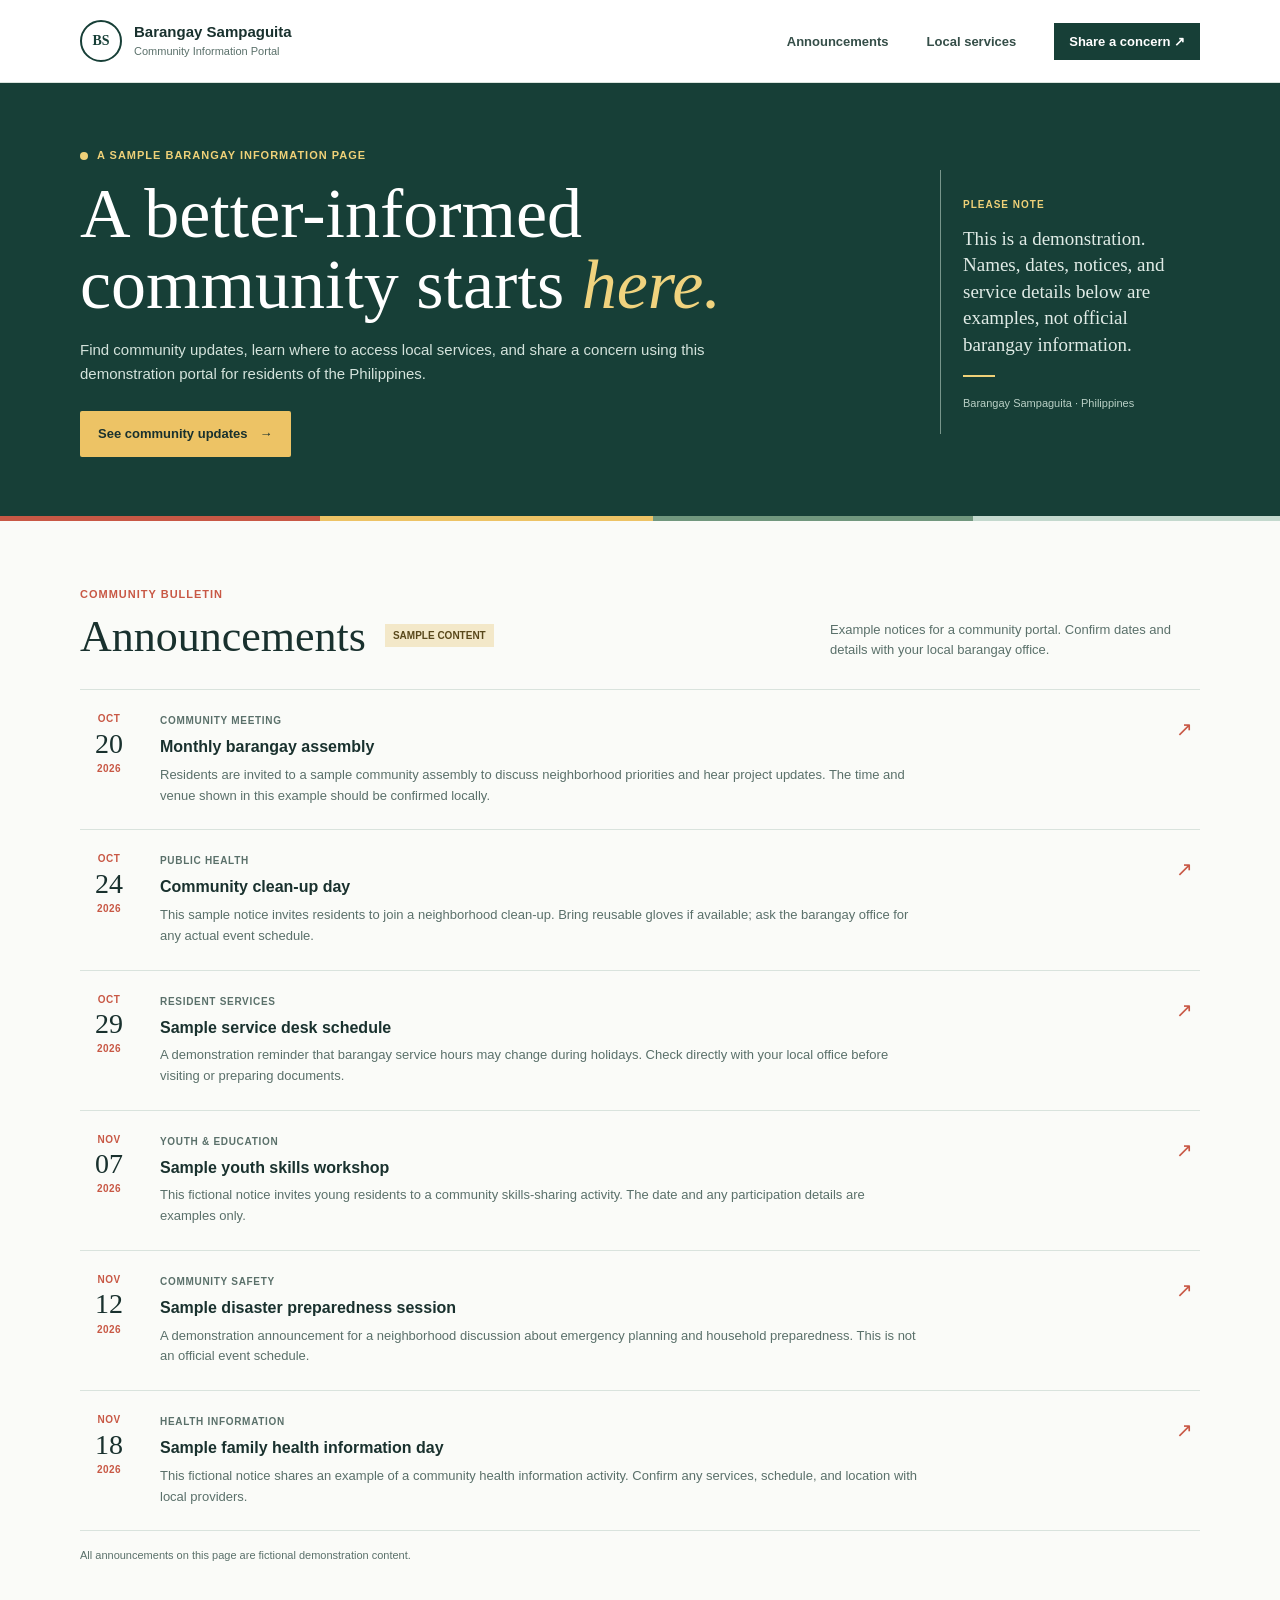
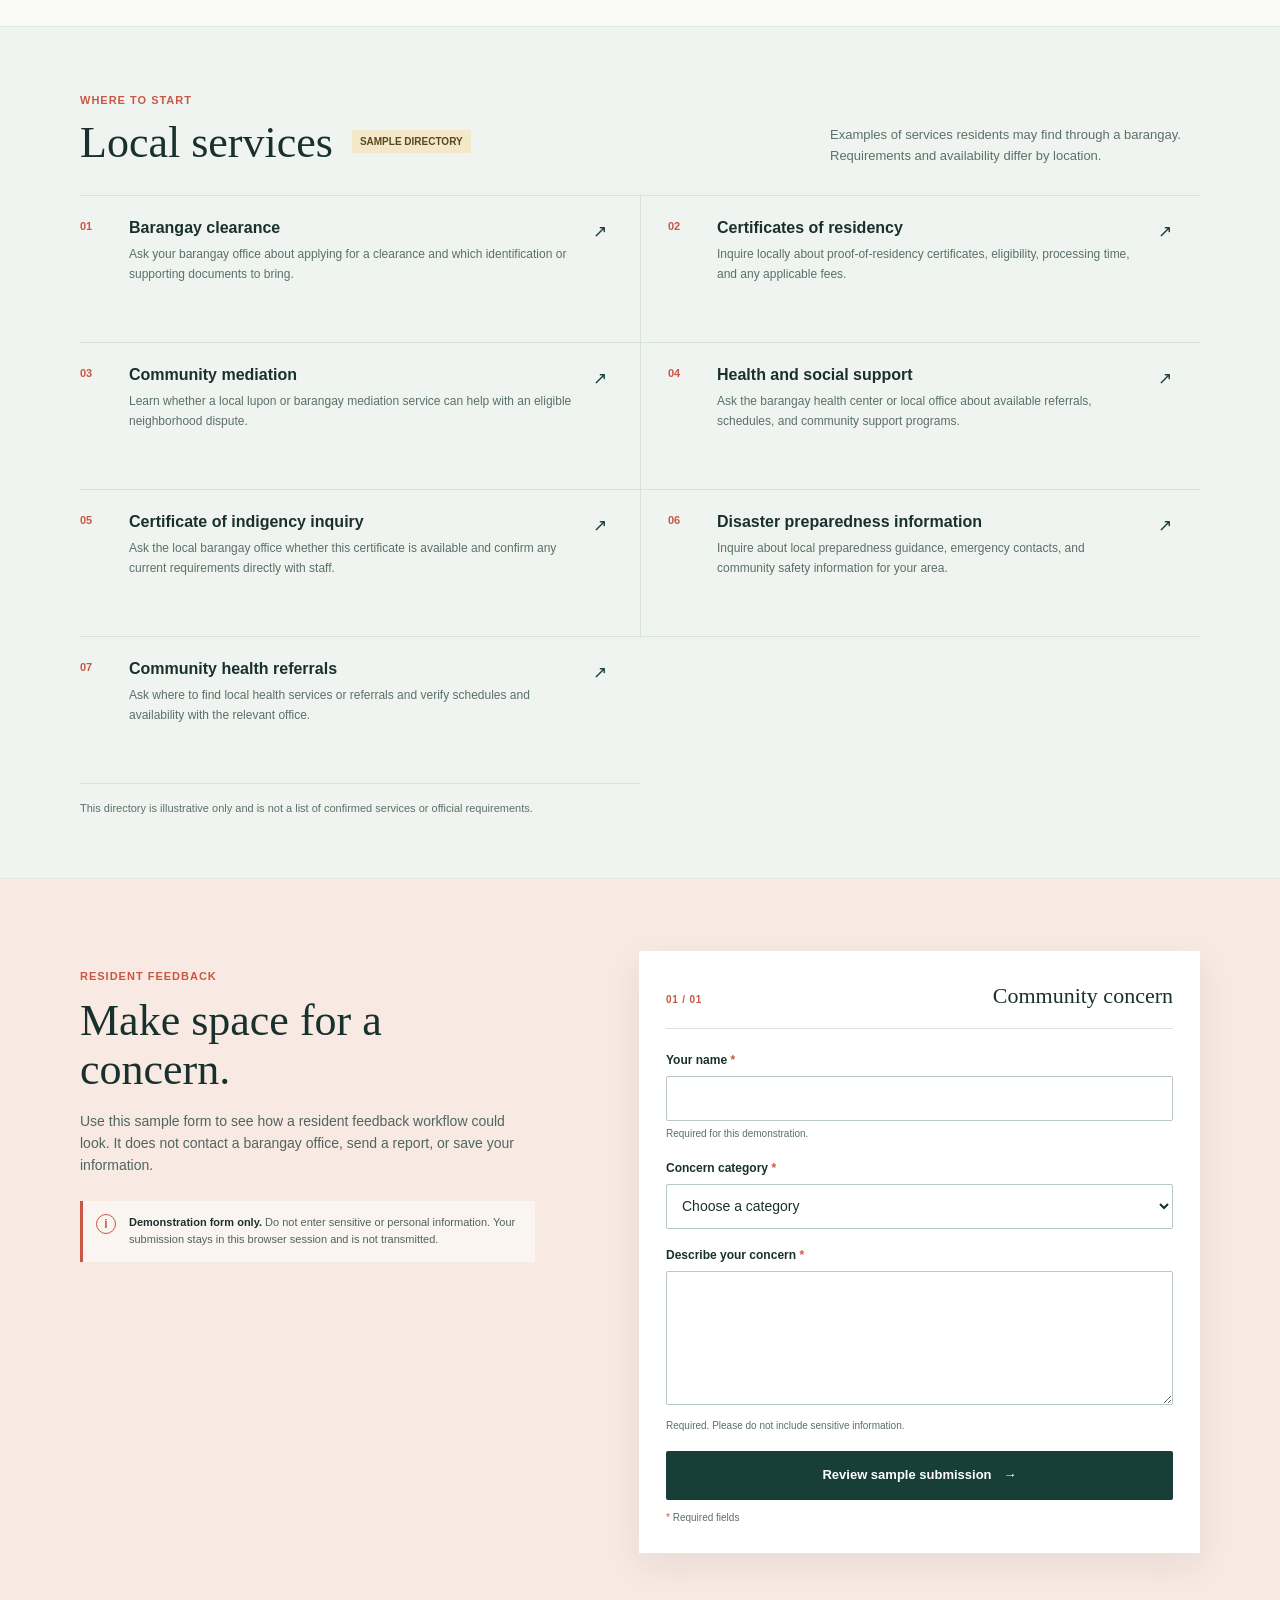
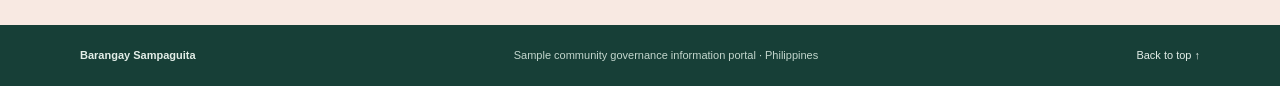
<file: saguid_lab4/index.html>
<!DOCTYPE html>
<html lang="en">
<head>
  <meta charset="UTF-8">
  <meta name="viewport" content="width=device-width, initial-scale=1">
  <meta name="theme-color" content="#173f37">
  <meta name="description" content="A sample community information portal for barangay announcements, local services, and resident concerns.">
  <title>Barangay Sampaguita | Community Information</title>
  <link rel="stylesheet" href="style.css">
  <script src="script.js" defer></script>
</head>
<body>
  <a class="skip-link" href="#main-content">Skip to main content</a>

  <header class="site-header">
    <div class="container header-inner">
      <a class="brand" href="#home" aria-label="Barangay Sampaguita home">
        <span class="brand-seal" aria-hidden="true">BS</span>
        <span class="brand-text"><strong>Barangay Sampaguita</strong><span>Community Information Portal</span></span>
      </a>
      <nav aria-label="Main navigation">
        <ul class="nav-list">
          <li><a href="#announcements">Announcements</a></li>
          <li><a href="#services">Local services</a></li>
          <li><a class="nav-action" href="#concerns">Share a concern <span aria-hidden="true">&#8599;</span></a></li>
        </ul>
      </nav>
    </div>
  </header>

  <main id="main-content">
    <section class="hero" id="home" aria-labelledby="page-title">
      <div class="container hero-inner">
        <div class="hero-copy">
          <p class="eyebrow"><span class="status-dot" aria-hidden="true"></span> A sample barangay information page</p>
          <h1 id="page-title">A better-informed community starts <em>here.</em></h1>
          <p class="hero-description">Find community updates, learn where to access local services, and share a concern using this demonstration portal for residents of the Philippines.</p>
          <a class="button button-light" href="#announcements">See community updates <span aria-hidden="true">&#8594;</span></a>
        </div>
        <aside class="hero-note" aria-label="Portal notice">
          <span class="note-kicker">PLEASE NOTE</span>
          <p>This is a demonstration. Names, dates, notices, and service details below are examples, not official barangay information.</p>
          <span class="note-rule" aria-hidden="true"></span>
          <span class="note-place">Barangay Sampaguita · Philippines</span>
        </aside>
      </div>
      <div class="hero-line" aria-hidden="true"></div>
    </section>

    <section class="content-section announcements" id="announcements" aria-labelledby="announcements-title">
      <div class="container">
        <div class="section-heading">
          <div>
            <p class="eyebrow">Community bulletin</p>
            <h2 id="announcements-title">Announcements <span class="sample-tag">Sample content</span></h2>
          </div>
          <p class="section-intro">Example notices for a community portal. Confirm dates and details with your local barangay office.</p>
        </div>

        <div class="announcement-list">
          <article class="announcement">
            <time class="announcement-date" datetime="2026-10-20"><span>OCT</span><strong>20</strong><span>2026</span></time>
            <div class="announcement-body">
              <p class="announcement-category">COMMUNITY MEETING</p>
              <h3>Monthly barangay assembly</h3>
              <p>Residents are invited to a sample community assembly to discuss neighborhood priorities and hear project updates. The time and venue shown in this example should be confirmed locally.</p>
            </div>
            <span class="announcement-arrow" aria-hidden="true">&#8599;</span>
          </article>
          <article class="announcement">
            <time class="announcement-date" datetime="2026-10-24"><span>OCT</span><strong>24</strong><span>2026</span></time>
            <div class="announcement-body">
              <p class="announcement-category">PUBLIC HEALTH</p>
              <h3>Community clean-up day</h3>
              <p>This sample notice invites residents to join a neighborhood clean-up. Bring reusable gloves if available; ask the barangay office for any actual event schedule.</p>
            </div>
            <span class="announcement-arrow" aria-hidden="true">&#8599;</span>
          </article>
          <article class="announcement">
            <time class="announcement-date" datetime="2026-10-29"><span>OCT</span><strong>29</strong><span>2026</span></time>
            <div class="announcement-body">
              <p class="announcement-category">RESIDENT SERVICES</p>
              <h3>Sample service desk schedule</h3>
              <p>A demonstration reminder that barangay service hours may change during holidays. Check directly with your local office before visiting or preparing documents.</p>
            </div>
            <span class="announcement-arrow" aria-hidden="true">&#8599;</span>
          </article>
          <article class="announcement">
            <time class="announcement-date" datetime="2026-11-07"><span>NOV</span><strong>07</strong><span>2026</span></time>
            <div class="announcement-body">
              <p class="announcement-category">YOUTH &amp; EDUCATION</p>
              <h3>Sample youth skills workshop</h3>
              <p>This fictional notice invites young residents to a community skills-sharing activity. The date and any participation details are examples only.</p>
            </div>
            <span class="announcement-arrow" aria-hidden="true">&#8599;</span>
          </article>
          <article class="announcement">
            <time class="announcement-date" datetime="2026-11-12"><span>NOV</span><strong>12</strong><span>2026</span></time>
            <div class="announcement-body">
              <p class="announcement-category">COMMUNITY SAFETY</p>
              <h3>Sample disaster preparedness session</h3>
              <p>A demonstration announcement for a neighborhood discussion about emergency planning and household preparedness. This is not an official event schedule.</p>
            </div>
            <span class="announcement-arrow" aria-hidden="true">&#8599;</span>
          </article>
          <article class="announcement">
            <time class="announcement-date" datetime="2026-11-18"><span>NOV</span><strong>18</strong><span>2026</span></time>
            <div class="announcement-body">
              <p class="announcement-category">HEALTH INFORMATION</p>
              <h3>Sample family health information day</h3>
              <p>This fictional notice shares an example of a community health information activity. Confirm any services, schedule, and location with local providers.</p>
            </div>
            <span class="announcement-arrow" aria-hidden="true">&#8599;</span>
          </article>
        </div>
        <p class="content-disclaimer">All announcements on this page are fictional demonstration content.</p>
      </div>
    </section>

    <section class="content-section services-section" id="services" aria-labelledby="services-title">
      <div class="container">
        <div class="section-heading">
          <div>
            <p class="eyebrow">Where to start</p>
            <h2 id="services-title">Local services <span class="sample-tag">Sample directory</span></h2>
          </div>
          <p class="section-intro">Examples of services residents may find through a barangay. Requirements and availability differ by location.</p>
        </div>

        <ul class="service-grid">
          <li class="service-item">
            <span class="service-number" aria-hidden="true">01</span>
            <div><h3>Barangay clearance</h3><p>Ask your barangay office about applying for a clearance and which identification or supporting documents to bring.</p></div>
            <span class="service-symbol" aria-hidden="true">&#8599;</span>
          </li>
          <li class="service-item">
            <span class="service-number" aria-hidden="true">02</span>
            <div><h3>Certificates of residency</h3><p>Inquire locally about proof-of-residency certificates, eligibility, processing time, and any applicable fees.</p></div>
            <span class="service-symbol" aria-hidden="true">&#8599;</span>
          </li>
          <li class="service-item">
            <span class="service-number" aria-hidden="true">03</span>
            <div><h3>Community mediation</h3><p>Learn whether a local lupon or barangay mediation service can help with an eligible neighborhood dispute.</p></div>
            <span class="service-symbol" aria-hidden="true">&#8599;</span>
          </li>
          <li class="service-item">
            <span class="service-number" aria-hidden="true">04</span>
            <div><h3>Health and social support</h3><p>Ask the barangay health center or local office about available referrals, schedules, and community support programs.</p></div>
            <span class="service-symbol" aria-hidden="true">&#8599;</span>
          </li>
          <li class="service-item">
            <span class="service-number" aria-hidden="true">05</span>
            <div><h3>Certificate of indigency inquiry</h3><p>Ask the local barangay office whether this certificate is available and confirm any current requirements directly with staff.</p></div>
            <span class="service-symbol" aria-hidden="true">&#8599;</span>
          </li>
          <li class="service-item">
            <span class="service-number" aria-hidden="true">06</span>
            <div><h3>Disaster preparedness information</h3><p>Inquire about local preparedness guidance, emergency contacts, and community safety information for your area.</p></div>
            <span class="service-symbol" aria-hidden="true">&#8599;</span>
          </li>
          <li class="service-item">
            <span class="service-number" aria-hidden="true">07</span>
            <div><h3>Community health referrals</h3><p>Ask where to find local health services or referrals and verify schedules and availability with the relevant office.</p></div>
            <span class="service-symbol" aria-hidden="true">&#8599;</span>
          </li>
        </ul>
        <p class="content-disclaimer">This directory is illustrative only and is not a list of confirmed services or official requirements.</p>
      </div>
    </section>

    <section class="concern-section" id="concerns" aria-labelledby="concerns-title">
      <div class="container concern-layout">
        <div class="concern-copy">
          <p class="eyebrow">Resident feedback</p>
          <h2 id="concerns-title">Make space for a concern.</h2>
          <p>Use this sample form to see how a resident feedback workflow could look. It does not contact a barangay office, send a report, or save your information.</p>
          <div class="privacy-note"><span aria-hidden="true">i</span><p><strong>Demonstration form only.</strong> Do not enter sensitive or personal information. Your submission stays in this browser session and is not transmitted.</p></div>
        </div>

        <form class="concern-form" id="concern-form" novalidate>
          <div class="form-heading"><span>01 / 01</span><p>Community concern</p></div>
          <div class="form-field">
            <label for="resident-name">Your name <span aria-hidden="true">*</span></label>
            <input id="resident-name" name="residentName" type="text" autocomplete="name" required maxlength="100" aria-describedby="name-hint">
            <p class="field-hint" id="name-hint">Required for this demonstration.</p>
          </div>
          <div class="form-field">
            <label for="concern-category">Concern category <span aria-hidden="true">*</span></label>
            <select id="concern-category" name="category" required>
              <option value="">Choose a category</option>
              <option value="roads">Roads and drainage</option>
              <option value="waste">Waste and cleanliness</option>
              <option value="safety">Community safety</option>
              <option value="health">Health and social services</option>
              <option value="other">Other</option>
            </select>
          </div>
          <div class="form-field">
            <label for="concern-description">Describe your concern <span aria-hidden="true">*</span></label>
            <textarea id="concern-description" name="description" rows="5" required maxlength="1000" aria-describedby="description-hint"></textarea>
            <p class="field-hint" id="description-hint">Required. Please do not include sensitive information.</p>
          </div>
          <button class="button button-submit" type="submit">Review sample submission <span aria-hidden="true">&#8594;</span></button>
          <p class="form-required-note"><span aria-hidden="true">*</span> Required fields</p>
          <p class="form-message" id="form-message" role="status" aria-live="polite" tabindex="-1" hidden></p>
        </form>
      </div>
    </section>
  </main>

  <footer class="site-footer">
    <div class="container footer-inner">
      <a class="footer-brand" href="#home">Barangay Sampaguita</a>
      <p>Sample community governance information portal · Philippines</p>
      <a href="#main-content">Back to top &#8593;</a>
    </div>
  </footer>
</body>
</html>
</file>
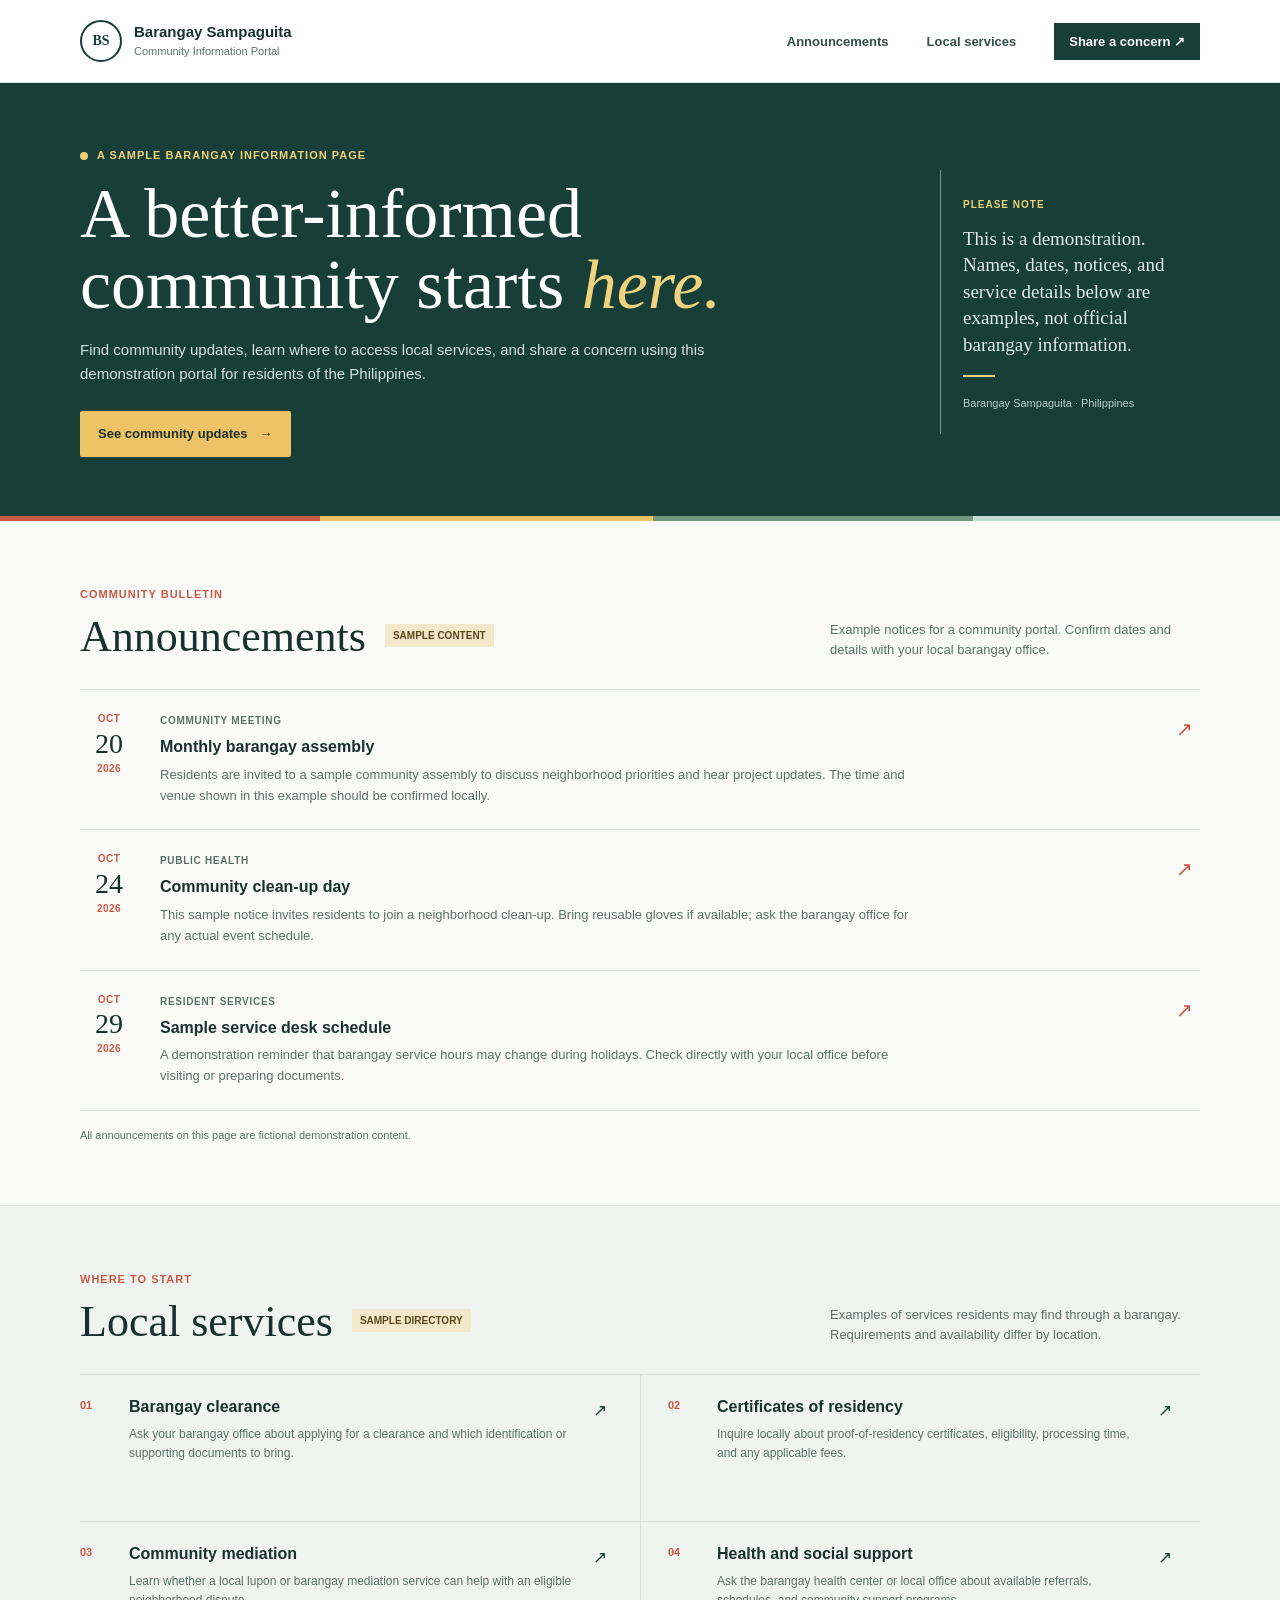
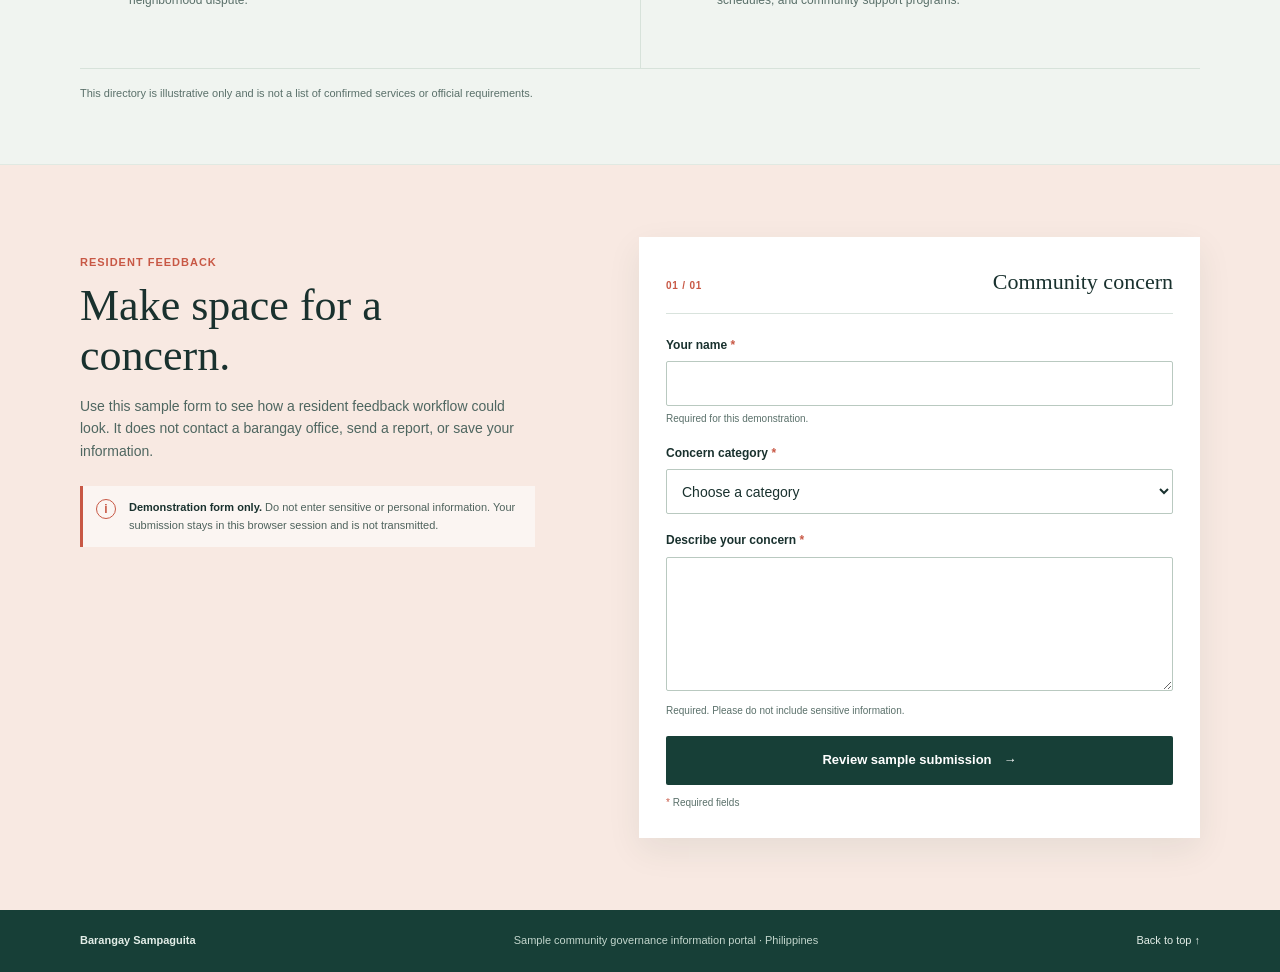
<file: saguid_lab4/task3/index.html>
<!DOCTYPE html>
<html lang="en">
<head>
  <meta charset="UTF-8">
  <meta name="viewport" content="width=device-width, initial-scale=1">
  <meta name="theme-color" content="#173f37">
  <meta name="description" content="A sample community information portal for barangay announcements, local services, and resident concerns.">
  <title>Barangay Sampaguita | Community Information</title>
  <link rel="stylesheet" href="style.css">
  <script src="script.js" defer></script>
</head>
<body>
  <a class="skip-link" href="#main-content">Skip to main content</a>

  <header class="site-header">
    <div class="container header-inner">
      <a class="brand" href="#home" aria-label="Barangay Sampaguita home">
        <span class="brand-seal" aria-hidden="true">BS</span>
        <span class="brand-text"><strong>Barangay Sampaguita</strong><span>Community Information Portal</span></span>
      </a>
      <nav aria-label="Main navigation">
        <ul class="nav-list">
          <li><a href="#announcements">Announcements</a></li>
          <li><a href="#services">Local services</a></li>
          <li><a class="nav-action" href="#concerns">Share a concern <span aria-hidden="true">&#8599;</span></a></li>
        </ul>
      </nav>
    </div>
  </header>

  <main id="main-content">
    <section class="hero" id="home" aria-labelledby="page-title">
      <div class="container hero-inner">
        <div class="hero-copy">
          <p class="eyebrow"><span class="status-dot" aria-hidden="true"></span> A sample barangay information page</p>
          <h1 id="page-title">A better-informed community starts <em>here.</em></h1>
          <p class="hero-description">Find community updates, learn where to access local services, and share a concern using this demonstration portal for residents of the Philippines.</p>
          <a class="button button-light" href="#announcements">See community updates <span aria-hidden="true">&#8594;</span></a>
        </div>
        <aside class="hero-note" aria-label="Portal notice">
          <span class="note-kicker">PLEASE NOTE</span>
          <p>This is a demonstration. Names, dates, notices, and service details below are examples, not official barangay information.</p>
          <span class="note-rule" aria-hidden="true"></span>
          <span class="note-place">Barangay Sampaguita · Philippines</span>
        </aside>
      </div>
      <div class="hero-line" aria-hidden="true"></div>
    </section>

    <section class="content-section announcements" id="announcements" aria-labelledby="announcements-title">
      <div class="container">
        <div class="section-heading">
          <div>
            <p class="eyebrow">Community bulletin</p>
            <h2 id="announcements-title">Announcements <span class="sample-tag">Sample content</span></h2>
          </div>
          <p class="section-intro">Example notices for a community portal. Confirm dates and details with your local barangay office.</p>
        </div>

        <div class="announcement-list">
          <article class="announcement">
            <time class="announcement-date" datetime="2026-10-20"><span>OCT</span><strong>20</strong><span>2026</span></time>
            <div class="announcement-body">
              <p class="announcement-category">COMMUNITY MEETING</p>
              <h3>Monthly barangay assembly</h3>
              <p>Residents are invited to a sample community assembly to discuss neighborhood priorities and hear project updates. The time and venue shown in this example should be confirmed locally.</p>
            </div>
            <span class="announcement-arrow" aria-hidden="true">&#8599;</span>
          </article>
          <article class="announcement">
            <time class="announcement-date" datetime="2026-10-24"><span>OCT</span><strong>24</strong><span>2026</span></time>
            <div class="announcement-body">
              <p class="announcement-category">PUBLIC HEALTH</p>
              <h3>Community clean-up day</h3>
              <p>This sample notice invites residents to join a neighborhood clean-up. Bring reusable gloves if available; ask the barangay office for any actual event schedule.</p>
            </div>
            <span class="announcement-arrow" aria-hidden="true">&#8599;</span>
          </article>
          <article class="announcement">
            <time class="announcement-date" datetime="2026-10-29"><span>OCT</span><strong>29</strong><span>2026</span></time>
            <div class="announcement-body">
              <p class="announcement-category">RESIDENT SERVICES</p>
              <h3>Sample service desk schedule</h3>
              <p>A demonstration reminder that barangay service hours may change during holidays. Check directly with your local office before visiting or preparing documents.</p>
            </div>
            <span class="announcement-arrow" aria-hidden="true">&#8599;</span>
          </article>
        </div>
        <p class="content-disclaimer">All announcements on this page are fictional demonstration content.</p>
      </div>
    </section>

    <section class="content-section services-section" id="services" aria-labelledby="services-title">
      <div class="container">
        <div class="section-heading">
          <div>
            <p class="eyebrow">Where to start</p>
            <h2 id="services-title">Local services <span class="sample-tag">Sample directory</span></h2>
          </div>
          <p class="section-intro">Examples of services residents may find through a barangay. Requirements and availability differ by location.</p>
        </div>

        <ul class="service-grid">
          <li class="service-item">
            <span class="service-number" aria-hidden="true">01</span>
            <div><h3>Barangay clearance</h3><p>Ask your barangay office about applying for a clearance and which identification or supporting documents to bring.</p></div>
            <span class="service-symbol" aria-hidden="true">&#8599;</span>
          </li>
          <li class="service-item">
            <span class="service-number" aria-hidden="true">02</span>
            <div><h3>Certificates of residency</h3><p>Inquire locally about proof-of-residency certificates, eligibility, processing time, and any applicable fees.</p></div>
            <span class="service-symbol" aria-hidden="true">&#8599;</span>
          </li>
          <li class="service-item">
            <span class="service-number" aria-hidden="true">03</span>
            <div><h3>Community mediation</h3><p>Learn whether a local lupon or barangay mediation service can help with an eligible neighborhood dispute.</p></div>
            <span class="service-symbol" aria-hidden="true">&#8599;</span>
          </li>
          <li class="service-item">
            <span class="service-number" aria-hidden="true">04</span>
            <div><h3>Health and social support</h3><p>Ask the barangay health center or local office about available referrals, schedules, and community support programs.</p></div>
            <span class="service-symbol" aria-hidden="true">&#8599;</span>
          </li>
        </ul>
        <p class="content-disclaimer">This directory is illustrative only and is not a list of confirmed services or official requirements.</p>
      </div>
    </section>

    <section class="concern-section" id="concerns" aria-labelledby="concerns-title">
      <div class="container concern-layout">
        <div class="concern-copy">
          <p class="eyebrow">Resident feedback</p>
          <h2 id="concerns-title">Make space for a concern.</h2>
          <p>Use this sample form to see how a resident feedback workflow could look. It does not contact a barangay office, send a report, or save your information.</p>
          <div class="privacy-note"><span aria-hidden="true">i</span><p><strong>Demonstration form only.</strong> Do not enter sensitive or personal information. Your submission stays in this browser session and is not transmitted.</p></div>
        </div>

        <form class="concern-form" id="concern-form" novalidate>
          <div class="form-heading"><span>01 / 01</span><p>Community concern</p></div>
          <div class="form-field">
            <label for="resident-name">Your name <span aria-hidden="true">*</span></label>
            <input id="resident-name" name="residentName" type="text" autocomplete="name" required maxlength="100" aria-describedby="name-hint">
            <p class="field-hint" id="name-hint">Required for this demonstration.</p>
          </div>
          <div class="form-field">
            <label for="concern-category">Concern category <span aria-hidden="true">*</span></label>
            <select id="concern-category" name="category" required>
              <option value="">Choose a category</option>
              <option value="roads">Roads and drainage</option>
              <option value="waste">Waste and cleanliness</option>
              <option value="safety">Community safety</option>
              <option value="health">Health and social services</option>
              <option value="other">Other</option>
            </select>
          </div>
          <div class="form-field">
            <label for="concern-description">Describe your concern <span aria-hidden="true">*</span></label>
            <textarea id="concern-description" name="description" rows="5" required maxlength="1000" aria-describedby="description-hint"></textarea>
            <p class="field-hint" id="description-hint">Required. Please do not include sensitive information.</p>
          </div>
          <button class="button button-submit" type="submit">Review sample submission <span aria-hidden="true">&#8594;</span></button>
          <p class="form-required-note"><span aria-hidden="true">*</span> Required fields</p>
          <p class="form-message" id="form-message" role="status" aria-live="polite" tabindex="-1" hidden></p>
        </form>
      </div>
    </section>
  </main>

  <footer class="site-footer">
    <div class="container footer-inner">
      <a class="footer-brand" href="#home">Barangay Sampaguita</a>
      <p>Sample community governance information portal · Philippines</p>
      <a href="#main-content">Back to top &#8593;</a>
    </div>
  </footer>
</body>
</html>
</file>
<file: saguid_lab4/style.css>
:root {
  color-scheme: light;
  --ink: #19312e;
  --muted: #5a706a;
  --green: #173f37;
  --green-light: #e7f0eb;
  --coral: #c85845;
  --yellow: #edc365;
  --paper: #fafbf8;
  --white: #fff;
  --line: #d9e3dd;
  --focus: #b24734;
  --font-body: "Trebuchet MS", "Segoe UI", sans-serif;
  --font-display: Georgia, "Times New Roman", serif;
}

* { box-sizing: border-box; }

html { scroll-behavior: smooth; }

body {
  margin: 0;
  background: var(--paper);
  color: var(--ink);
  font-family: var(--font-body);
  font-size: 16px;
  line-height: 1.6;
}

a { color: inherit; }
button, input, select, textarea { font: inherit; }
button, a, input, select, textarea { -webkit-tap-highlight-color: transparent; }

:focus-visible {
  outline: 3px solid var(--focus);
  outline-offset: 3px;
}

.container { width: min(1120px, calc(100% - 48px)); margin-inline: auto; }

.skip-link {
  position: absolute;
  z-index: 5;
  top: 8px;
  left: 8px;
  padding: 10px 14px;
  transform: translateY(-150%);
  background: var(--white);
  color: var(--green);
}

.skip-link:focus { transform: translateY(0); }

.site-header { background: var(--white); border-bottom: 1px solid var(--line); }

.header-inner {
  min-height: 82px;
  display: flex;
  align-items: center;
  justify-content: space-between;
  gap: 24px;
}

.brand { display: flex; align-items: center; gap: 12px; text-decoration: none; }
.brand-seal {
  width: 42px;
  height: 42px;
  display: grid;
  place-items: center;
  border: 2px solid var(--green);
  border-radius: 50%;
  color: var(--green);
  font-family: var(--font-display);
  font-size: 14px;
  font-weight: 700;
}
.brand-text { display: grid; line-height: 1.25; }
.brand-text strong { font-size: 15px; }
.brand-text span { margin-top: 3px; color: var(--muted); font-size: 11px; }

.nav-list { display: flex; align-items: center; gap: clamp(18px, 3vw, 38px); margin: 0; padding: 0; list-style: none; }
.nav-list a { color: #354e48; font-size: 13px; font-weight: 700; text-decoration: none; }
.nav-list a:hover { color: var(--coral); }
.nav-list .nav-action { padding: 11px 15px; background: var(--green); color: var(--white); }
.nav-list .nav-action:hover { background: #285b4e; color: var(--white); }

.hero { position: relative; overflow: hidden; background: var(--green); color: var(--white); }
.hero-inner { min-height: 390px; display: grid; grid-template-columns: minmax(0, 1fr) 260px; align-items: center; gap: 72px; padding-block: 64px; }
.hero-copy { max-width: 670px; }
.eyebrow { margin: 0 0 13px; color: var(--coral); font-size: 11px; font-weight: 700; letter-spacing: 1px; text-transform: uppercase; }
.hero .eyebrow { display: flex; align-items: center; gap: 9px; color: #efd178; }
.status-dot { width: 8px; height: 8px; flex: 0 0 auto; border-radius: 50%; background: #efd178; }
h1, h2, h3, p { margin-top: 0; }
h1 { max-width: 680px; margin-bottom: 18px; font-family: var(--font-display); font-size: clamp(42px, 6vw, 70px); font-weight: 500; letter-spacing: 0; line-height: 1.02; }
h1 em { color: #f0d37e; font-weight: 500; }
.hero-description { max-width: 630px; margin-bottom: 25px; color: #d4e3dc; font-size: 15px; }
.button { min-height: 46px; display: inline-flex; align-items: center; justify-content: center; gap: 12px; padding: 0 17px; border: 1px solid transparent; border-radius: 2px; cursor: pointer; font-size: 13px; font-weight: 700; text-decoration: none; transition: background 160ms ease, color 160ms ease; }
.button-light { background: var(--yellow); color: var(--ink); }
.button-light:hover { background: #f5d47e; }
.hero-note { align-self: center; padding: 20px 0 20px 22px; border-left: 1px solid #78968b; }
.note-kicker { color: #efd178; font-size: 10px; font-weight: 700; letter-spacing: 1px; }
.hero-note p { margin: 10px 0 16px; color: #e0ebe6; font-family: var(--font-display); font-size: 19px; line-height: 1.4; }
.note-rule { display: block; width: 32px; height: 2px; margin-bottom: 12px; background: #efd178; }
.note-place { color: #bad0c6; font-size: 11px; }
.hero-line { position: absolute; right: 0; bottom: 0; left: 0; height: 5px; background: linear-gradient(90deg, var(--coral) 0 25%, var(--yellow) 25% 51%, #71977e 51% 76%, #c4d9ce 76%); }

.content-section { padding: 65px 0 61px; }
.section-heading { display: flex; align-items: end; justify-content: space-between; gap: 28px; margin-bottom: 28px; }
.section-heading .eyebrow { margin-bottom: 8px; }
h2 { margin-bottom: 0; font-family: var(--font-display); font-size: clamp(32px, 4vw, 44px); font-weight: 500; letter-spacing: 0; line-height: 1.12; }
.section-intro { max-width: 370px; margin: 0; color: var(--muted); font-size: 13px; }
.sample-tag { display: inline-block; margin-left: 8px; padding: 4px 8px; transform: translateY(-5px); background: #f3e8c9; color: #59481b; font-family: var(--font-body); font-size: 10px; font-weight: 700; letter-spacing: 0; line-height: 1.5; text-transform: uppercase; vertical-align: middle; }

.announcement-list { border-top: 1px solid var(--line); }
.announcement { display: grid; grid-template-columns: 58px minmax(0, 1fr) 24px; align-items: start; gap: 22px; padding: 23px 0; border-bottom: 1px solid var(--line); }
.announcement-date { display: grid; justify-items: center; color: var(--coral); line-height: 1.15; }
.announcement-date span { font-size: 10px; font-weight: 700; letter-spacing: 0.5px; }
.announcement-date strong { margin: 3px 0; color: var(--ink); font-family: var(--font-display); font-size: 28px; font-weight: 500; }
.announcement-body { max-width: 760px; }
.announcement-category { margin-bottom: 5px; color: var(--muted); font-size: 10px; font-weight: 700; letter-spacing: 0.7px; }
.announcement h3, .service-item h3 { margin-bottom: 5px; font-size: 16px; font-weight: 700; }
.announcement-body > p:last-child { margin-bottom: 0; color: var(--muted); font-size: 13px; }
.announcement-arrow { color: var(--coral); font-size: 20px; }
.content-disclaimer { margin: 16px 0 0; color: var(--muted); font-size: 11px; }

.services-section { background: #f0f4f0; border-block: 1px solid #e0e9e2; }
.service-grid { display: grid; grid-template-columns: repeat(2, minmax(0, 1fr)); margin: 0; padding: 0; border-top: 1px solid #d7e2da; list-style: none; }
.service-item { min-height: 147px; display: grid; grid-template-columns: 34px minmax(0, 1fr) 20px; align-items: start; gap: 15px; padding: 22px 22px 20px 0; border-bottom: 1px solid #d7e2da; }
.service-item:nth-child(odd) { padding-right: 27px; }
.service-item:nth-child(even) { padding-left: 27px; border-left: 1px solid #d7e2da; }
.service-number { color: var(--coral); font-size: 11px; font-weight: 700; }
.service-item h3 { margin-top: -3px; }
.service-item p { margin-bottom: 0; color: var(--muted); font-size: 12px; }
.service-symbol { color: var(--green); font-size: 17px; }

.concern-section { padding: 72px 0; background: #f8e9e2; }
.concern-layout { display: grid; grid-template-columns: minmax(0, 0.9fr) minmax(360px, 1.1fr); align-items: start; gap: clamp(44px, 8vw, 100px); }
.concern-copy { padding-top: 17px; }
.concern-copy .eyebrow { margin-bottom: 10px; }
.concern-copy h2 { max-width: 430px; margin-bottom: 15px; }
.concern-copy > p:not(.eyebrow) { max-width: 440px; margin-bottom: 24px; color: #4e6660; font-size: 14px; }
.privacy-note { display: grid; grid-template-columns: 23px 1fr; gap: 10px; max-width: 455px; padding: 13px; border-left: 3px solid var(--coral); background: rgba(255, 255, 255, 0.55); }
.privacy-note > span { width: 20px; height: 20px; display: grid; place-items: center; border: 1px solid var(--coral); border-radius: 50%; color: var(--coral); font-size: 12px; font-weight: 700; }
.privacy-note p { margin: 0; color: #4e625c; font-size: 11px; }
.privacy-note strong { color: var(--ink); }

.concern-form { padding: 27px; background: var(--white); box-shadow: 0 12px 32px rgba(31, 64, 53, 0.08); }
.form-heading { display: flex; align-items: baseline; justify-content: space-between; gap: 14px; margin-bottom: 22px; padding-bottom: 14px; border-bottom: 1px solid var(--line); }
.form-heading span { color: var(--coral); font-size: 10px; font-weight: 700; letter-spacing: 0.8px; }
.form-heading p { margin: 0; font-family: var(--font-display); font-size: 22px; }
.form-field { margin-bottom: 17px; }
.form-field label { display: block; margin-bottom: 6px; color: var(--ink); font-size: 12px; font-weight: 700; }
.form-field label span, .form-required-note span { color: var(--coral); }
.form-field input, .form-field select, .form-field textarea { width: 100%; min-height: 45px; padding: 10px 11px; border: 1px solid #b9c9c0; border-radius: 2px; background: #fff; color: var(--ink); font-size: 14px; }
.form-field textarea { min-height: 120px; resize: vertical; }
.form-field input:focus-visible, .form-field select:focus-visible, .form-field textarea:focus-visible { outline-color: var(--focus); }
.field-hint { margin: 5px 0 0; color: var(--muted); font-size: 10px; }
.button-submit { width: 100%; min-height: 49px; background: var(--green); color: var(--white); }
.button-submit:hover { background: #285b4e; }
.form-required-note { margin: 10px 0 0; color: var(--muted); font-size: 10px; }
.form-message { margin: 16px 0 0; padding: 12px 14px; border-left: 3px solid var(--green); background: var(--green-light); color: var(--ink); font-size: 12px; }
.form-message.error { border-left-color: var(--coral); background: #fff0ec; }

.site-footer { padding: 22px 0; background: var(--green); color: #e3eee8; }
.footer-inner { display: flex; align-items: center; justify-content: space-between; gap: 18px; }
.footer-inner p { margin: 0; color: #c3d6cd; font-size: 11px; }
.footer-inner a { color: inherit; font-size: 11px; text-decoration: none; }
.footer-inner a:hover { text-decoration: underline; }
.footer-brand { font-weight: 700; }

@media (max-width: 760px) {
  .container { width: min(100% - 36px, 580px); }
  .header-inner { min-height: 74px; flex-wrap: wrap; padding-block: 12px; }
  .nav-list { gap: 12px 18px; }
  .nav-list a { font-size: 12px; }
  .hero-inner { min-height: auto; grid-template-columns: 1fr; gap: 26px; padding-block: 48px 42px; }
  .hero-note { max-width: 500px; padding-block: 4px 4px; }
  .hero-note p { max-width: 460px; }
  .section-heading { align-items: flex-start; flex-direction: column; gap: 12px; }
  .section-intro { max-width: 540px; }
  .concern-layout { grid-template-columns: 1fr; gap: 28px; }
  .concern-copy { padding-top: 0; }
  .concern-copy h2 { max-width: 540px; }
  .concern-copy > p:not(.eyebrow), .privacy-note { max-width: 560px; }
}

@media (max-width: 520px) {
  body { font-size: 15px; }
  .container { width: calc(100% - 32px); }
  .header-inner { align-items: flex-start; flex-direction: column; gap: 12px; }
  .nav { width: 100%; overflow-x: auto; }
  .nav-list { width: max-content; min-width: 100%; justify-content: space-between; gap: 10px; }
  .nav-list a { white-space: nowrap; font-size: 11px; }
  .nav-list .nav-action { padding: 8px 10px; }
  .hero-inner { padding-block: 39px 36px; }
  h1 { font-size: clamp(40px, 12vw, 57px); }
  .hero-description { font-size: 14px; }
  .content-section { padding: 48px 0; }
  h2 { font-size: 34px; }
  .sample-tag { margin-left: 0; transform: none; }
  .announcement { grid-template-columns: 46px minmax(0, 1fr); gap: 14px; padding-block: 19px; }
  .announcement-date strong { font-size: 25px; }
  .announcement-arrow { display: none; }
  .service-grid { grid-template-columns: 1fr; }
  .service-item, .service-item:nth-child(odd), .service-item:nth-child(even) { min-height: auto; padding: 19px 0; border-left: 0; }
  .concern-section { padding: 50px 0; }
  .concern-form { padding: 20px 17px; }
  .footer-inner { align-items: flex-start; flex-direction: column; gap: 8px; }
}

@media (prefers-reduced-motion: reduce) {
  *, *::before, *::after { scroll-behavior: auto !important; transition-duration: 0.01ms !important; }
}
</file>
<file: saguid_lab4/task3/style.css>
:root {
  color-scheme: light;
  --ink: #19312e;
  --muted: #5a706a;
  --green: #173f37;
  --green-light: #e7f0eb;
  --coral: #c85845;
  --yellow: #edc365;
  --paper: #fafbf8;
  --white: #fff;
  --line: #d9e3dd;
  --focus: #b24734;
  --font-body: "Trebuchet MS", "Segoe UI", sans-serif;
  --font-display: Georgia, "Times New Roman", serif;
}

* { box-sizing: border-box; }

html { scroll-behavior: smooth; }

body {
  margin: 0;
  background: var(--paper);
  color: var(--ink);
  font-family: var(--font-body);
  font-size: 16px;
  line-height: 1.6;
}

a { color: inherit; }
button, input, select, textarea { font: inherit; }
button, a, input, select, textarea { -webkit-tap-highlight-color: transparent; }

:focus-visible {
  outline: 3px solid var(--focus);
  outline-offset: 3px;
}

.container { width: min(1120px, calc(100% - 48px)); margin-inline: auto; }

.skip-link {
  position: absolute;
  z-index: 5;
  top: 8px;
  left: 8px;
  padding: 10px 14px;
  transform: translateY(-150%);
  background: var(--white);
  color: var(--green);
}

.skip-link:focus { transform: translateY(0); }

.site-header { background: var(--white); border-bottom: 1px solid var(--line); }

.header-inner {
  min-height: 82px;
  display: flex;
  align-items: center;
  justify-content: space-between;
  gap: 24px;
}

.brand { display: flex; align-items: center; gap: 12px; text-decoration: none; }
.brand-seal {
  width: 42px;
  height: 42px;
  display: grid;
  place-items: center;
  border: 2px solid var(--green);
  border-radius: 50%;
  color: var(--green);
  font-family: var(--font-display);
  font-size: 14px;
  font-weight: 700;
}
.brand-text { display: grid; line-height: 1.25; }
.brand-text strong { font-size: 15px; }
.brand-text span { margin-top: 3px; color: var(--muted); font-size: 11px; }

.nav-list { display: flex; align-items: center; gap: clamp(18px, 3vw, 38px); margin: 0; padding: 0; list-style: none; }
.nav-list a { color: #354e48; font-size: 13px; font-weight: 700; text-decoration: none; }
.nav-list a:hover { color: var(--coral); }
.nav-list .nav-action { padding: 11px 15px; background: var(--green); color: var(--white); }
.nav-list .nav-action:hover { background: #285b4e; color: var(--white); }

.hero { position: relative; overflow: hidden; background: var(--green); color: var(--white); }
.hero-inner { min-height: 390px; display: grid; grid-template-columns: minmax(0, 1fr) 260px; align-items: center; gap: 72px; padding-block: 64px; }
.hero-copy { max-width: 670px; }
.eyebrow { margin: 0 0 13px; color: var(--coral); font-size: 11px; font-weight: 700; letter-spacing: 1px; text-transform: uppercase; }
.hero .eyebrow { display: flex; align-items: center; gap: 9px; color: #efd178; }
.status-dot { width: 8px; height: 8px; flex: 0 0 auto; border-radius: 50%; background: #efd178; }
h1, h2, h3, p { margin-top: 0; }
h1 { max-width: 680px; margin-bottom: 18px; font-family: var(--font-display); font-size: clamp(42px, 6vw, 70px); font-weight: 500; letter-spacing: 0; line-height: 1.02; }
h1 em { color: #f0d37e; font-weight: 500; }
.hero-description { max-width: 630px; margin-bottom: 25px; color: #d4e3dc; font-size: 15px; }
.button { min-height: 46px; display: inline-flex; align-items: center; justify-content: center; gap: 12px; padding: 0 17px; border: 1px solid transparent; border-radius: 2px; cursor: pointer; font-size: 13px; font-weight: 700; text-decoration: none; transition: background 160ms ease, color 160ms ease; }
.button-light { background: var(--yellow); color: var(--ink); }
.button-light:hover { background: #f5d47e; }
.hero-note { align-self: center; padding: 20px 0 20px 22px; border-left: 1px solid #78968b; }
.note-kicker { color: #efd178; font-size: 10px; font-weight: 700; letter-spacing: 1px; }
.hero-note p { margin: 10px 0 16px; color: #e0ebe6; font-family: var(--font-display); font-size: 19px; line-height: 1.4; }
.note-rule { display: block; width: 32px; height: 2px; margin-bottom: 12px; background: #efd178; }
.note-place { color: #bad0c6; font-size: 11px; }
.hero-line { position: absolute; right: 0; bottom: 0; left: 0; height: 5px; background: linear-gradient(90deg, var(--coral) 0 25%, var(--yellow) 25% 51%, #71977e 51% 76%, #c4d9ce 76%); }

.content-section { padding: 65px 0 61px; }
.section-heading { display: flex; align-items: end; justify-content: space-between; gap: 28px; margin-bottom: 28px; }
.section-heading .eyebrow { margin-bottom: 8px; }
h2 { margin-bottom: 0; font-family: var(--font-display); font-size: clamp(32px, 4vw, 44px); font-weight: 500; letter-spacing: 0; line-height: 1.12; }
.section-intro { max-width: 370px; margin: 0; color: var(--muted); font-size: 13px; }
.sample-tag { display: inline-block; margin-left: 8px; padding: 4px 8px; transform: translateY(-5px); background: #f3e8c9; color: #59481b; font-family: var(--font-body); font-size: 10px; font-weight: 700; letter-spacing: 0; line-height: 1.5; text-transform: uppercase; vertical-align: middle; }

.announcement-list { border-top: 1px solid var(--line); }
.announcement { display: grid; grid-template-columns: 58px minmax(0, 1fr) 24px; align-items: start; gap: 22px; padding: 23px 0; border-bottom: 1px solid var(--line); }
.announcement-date { display: grid; justify-items: center; color: var(--coral); line-height: 1.15; }
.announcement-date span { font-size: 10px; font-weight: 700; letter-spacing: 0.5px; }
.announcement-date strong { margin: 3px 0; color: var(--ink); font-family: var(--font-display); font-size: 28px; font-weight: 500; }
.announcement-body { max-width: 760px; }
.announcement-category { margin-bottom: 5px; color: var(--muted); font-size: 10px; font-weight: 700; letter-spacing: 0.7px; }
.announcement h3, .service-item h3 { margin-bottom: 5px; font-size: 16px; font-weight: 700; }
.announcement-body > p:last-child { margin-bottom: 0; color: var(--muted); font-size: 13px; }
.announcement-arrow { color: var(--coral); font-size: 20px; }
.content-disclaimer { margin: 16px 0 0; color: var(--muted); font-size: 11px; }

.services-section { background: #f0f4f0; border-block: 1px solid #e0e9e2; }
.service-grid { display: grid; grid-template-columns: repeat(2, minmax(0, 1fr)); margin: 0; padding: 0; border-top: 1px solid #d7e2da; list-style: none; }
.service-item { min-height: 147px; display: grid; grid-template-columns: 34px minmax(0, 1fr) 20px; align-items: start; gap: 15px; padding: 22px 22px 20px 0; border-bottom: 1px solid #d7e2da; }
.service-item:nth-child(odd) { padding-right: 27px; }
.service-item:nth-child(even) { padding-left: 27px; border-left: 1px solid #d7e2da; }
.service-number { color: var(--coral); font-size: 11px; font-weight: 700; }
.service-item h3 { margin-top: -3px; }
.service-item p { margin-bottom: 0; color: var(--muted); font-size: 12px; }
.service-symbol { color: var(--green); font-size: 17px; }

.concern-section { padding: 72px 0; background: #f8e9e2; }
.concern-layout { display: grid; grid-template-columns: minmax(0, 0.9fr) minmax(360px, 1.1fr); align-items: start; gap: clamp(44px, 8vw, 100px); }
.concern-copy { padding-top: 17px; }
.concern-copy .eyebrow { margin-bottom: 10px; }
.concern-copy h2 { max-width: 430px; margin-bottom: 15px; }
.concern-copy > p:not(.eyebrow) { max-width: 440px; margin-bottom: 24px; color: #4e6660; font-size: 14px; }
.privacy-note { display: grid; grid-template-columns: 23px 1fr; gap: 10px; max-width: 455px; padding: 13px; border-left: 3px solid var(--coral); background: rgba(255, 255, 255, 0.55); }
.privacy-note > span { width: 20px; height: 20px; display: grid; place-items: center; border: 1px solid var(--coral); border-radius: 50%; color: var(--coral); font-size: 12px; font-weight: 700; }
.privacy-note p { margin: 0; color: #4e625c; font-size: 11px; }
.privacy-note strong { color: var(--ink); }

.concern-form { padding: 27px; background: var(--white); box-shadow: 0 12px 32px rgba(31, 64, 53, 0.08); }
.form-heading { display: flex; align-items: baseline; justify-content: space-between; gap: 14px; margin-bottom: 22px; padding-bottom: 14px; border-bottom: 1px solid var(--line); }
.form-heading span { color: var(--coral); font-size: 10px; font-weight: 700; letter-spacing: 0.8px; }
.form-heading p { margin: 0; font-family: var(--font-display); font-size: 22px; }
.form-field { margin-bottom: 17px; }
.form-field label { display: block; margin-bottom: 6px; color: var(--ink); font-size: 12px; font-weight: 700; }
.form-field label span, .form-required-note span { color: var(--coral); }
.form-field input, .form-field select, .form-field textarea { width: 100%; min-height: 45px; padding: 10px 11px; border: 1px solid #b9c9c0; border-radius: 2px; background: #fff; color: var(--ink); font-size: 14px; }
.form-field textarea { min-height: 120px; resize: vertical; }
.form-field input:focus-visible, .form-field select:focus-visible, .form-field textarea:focus-visible { outline-color: var(--focus); }
.field-hint { margin: 5px 0 0; color: var(--muted); font-size: 10px; }
.button-submit { width: 100%; min-height: 49px; background: var(--green); color: var(--white); }
.button-submit:hover { background: #285b4e; }
.form-required-note { margin: 10px 0 0; color: var(--muted); font-size: 10px; }
.form-message { margin: 16px 0 0; padding: 12px 14px; border-left: 3px solid var(--green); background: var(--green-light); color: var(--ink); font-size: 12px; }
.form-message.error { border-left-color: var(--coral); background: #fff0ec; }

.site-footer { padding: 22px 0; background: var(--green); color: #e3eee8; }
.footer-inner { display: flex; align-items: center; justify-content: space-between; gap: 18px; }
.footer-inner p { margin: 0; color: #c3d6cd; font-size: 11px; }
.footer-inner a { color: inherit; font-size: 11px; text-decoration: none; }
.footer-inner a:hover { text-decoration: underline; }
.footer-brand { font-weight: 700; }

@media (max-width: 760px) {
  .container { width: min(100% - 36px, 580px); }
  .header-inner { min-height: 74px; flex-wrap: wrap; padding-block: 12px; }
  .nav-list { gap: 12px 18px; }
  .nav-list a { font-size: 12px; }
  .hero-inner { min-height: auto; grid-template-columns: 1fr; gap: 26px; padding-block: 48px 42px; }
  .hero-note { max-width: 500px; padding-block: 4px 4px; }
  .hero-note p { max-width: 460px; }
  .section-heading { align-items: flex-start; flex-direction: column; gap: 12px; }
  .section-intro { max-width: 540px; }
  .concern-layout { grid-template-columns: 1fr; gap: 28px; }
  .concern-copy { padding-top: 0; }
  .concern-copy h2 { max-width: 540px; }
  .concern-copy > p:not(.eyebrow), .privacy-note { max-width: 560px; }
}

@media (max-width: 520px) {
  body { font-size: 15px; }
  .container { width: calc(100% - 32px); }
  .header-inner { align-items: flex-start; flex-direction: column; gap: 12px; }
  .nav { width: 100%; overflow-x: auto; }
  .nav-list { width: max-content; min-width: 100%; justify-content: space-between; gap: 10px; }
  .nav-list a { white-space: nowrap; font-size: 11px; }
  .nav-list .nav-action { padding: 8px 10px; }
  .hero-inner { padding-block: 39px 36px; }
  h1 { font-size: clamp(40px, 12vw, 57px); }
  .hero-description { font-size: 14px; }
  .content-section { padding: 48px 0; }
  h2 { font-size: 34px; }
  .sample-tag { margin-left: 0; transform: none; }
  .announcement { grid-template-columns: 46px minmax(0, 1fr); gap: 14px; padding-block: 19px; }
  .announcement-date strong { font-size: 25px; }
  .announcement-arrow { display: none; }
  .service-grid { grid-template-columns: 1fr; }
  .service-item, .service-item:nth-child(odd), .service-item:nth-child(even) { min-height: auto; padding: 19px 0; border-left: 0; }
  .concern-section { padding: 50px 0; }
  .concern-form { padding: 20px 17px; }
  .footer-inner { align-items: flex-start; flex-direction: column; gap: 8px; }
}

@media (prefers-reduced-motion: reduce) {
  *, *::before, *::after { scroll-behavior: auto !important; transition-duration: 0.01ms !important; }
}
</file>
